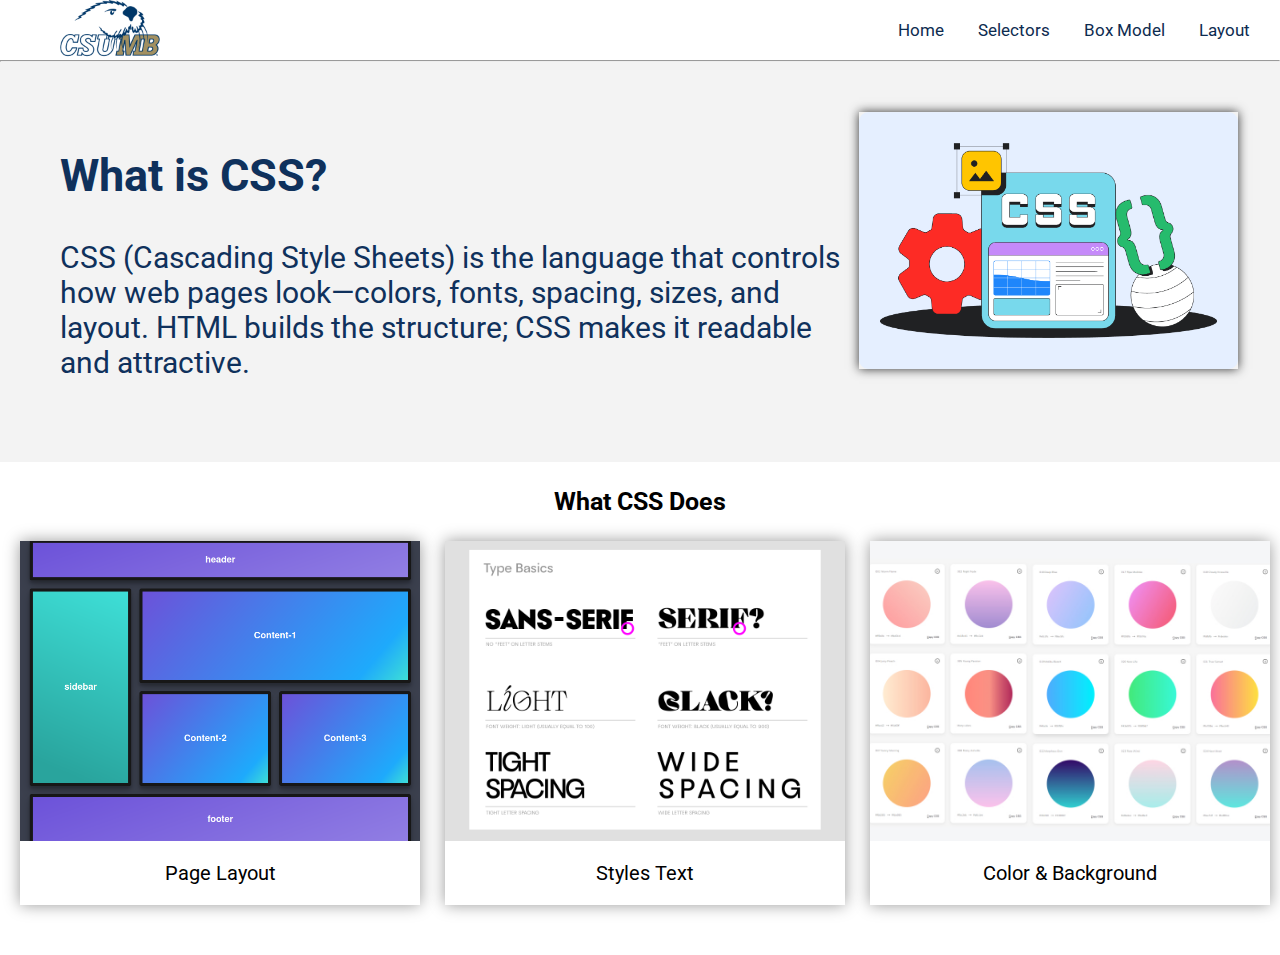
<file: HW1/index.html>
<!DOCTYPE html>
<html lang="en">
<head>
    <meta charset="UTF-8">
    <meta name="viewport" content="width=device-width, initial-scale=1.0">
    <title>Home</title>

     <link rel="stylesheet" href="css/main.css">
     <link rel="stylesheet" href="css/index.css">

    <link rel="preconnect" href="https://fonts.googleapis.com">
    <link rel="preconnect" href="https://fonts.gstatic.com" crossorigin>
    <link href="https://fonts.googleapis.com/css2?family=Boldonse&family=Roboto:ital,wght@0,100..900;1,100..900&display=swap" rel="stylesheet">
</head>

<body>

    <header class="content">
        <div class="left-section">
            <img src="/lab1/images/csumb.png" alt="CSUMB Logo" class="logo">
        </div>

        <nav class="right-section"> 
            <a href="index.html" class="nav-button">Home</a>
            <a href="selectors.html" class="nav-button">Selectors</a>
            <a href="boxmodel.html" class="nav-button">Box Model</a>
            <a href="layout.html" class="nav-button">Layout</a>
        </nav>
    </header>
    <hr>

    <div class="intro">
        <div class="content intro-content">
            <div>
                <h2>What is CSS?</h2>

                <p>CSS (Cascading Style Sheets) is the language that controls how web pages look—colors, fonts, spacing, sizes, and layout. 
                    HTML builds the structure; CSS makes it readable and attractive.
                </p>
            </div>

            <div>
                <img src="images/css-intro.png" alt="CSS" class="css-intro">
            </div>
        </div>
    </div>

    <div class="sec2">
        <h3 class="sec2-header">What CSS Does</h3>

        <div class="css-does">
            <figure class="css-does-item">
                <img src="images/css-layout.png" alt="CSS Layout" class="css-does-image">
                <figcaption class="css-does-item-caption">Page Layout</figcaption>
            </figure>

            <figure class="css-does-item">
                <img src="images/css-fonts.png" alt="CSS Layout" class="css-does-image">
                <figcaption class="css-does-item-caption">Styles Text</figcaption>
            </figure>

            <figure class="css-does-item">
                <img src="images/css-color.jpg" alt="CSS Layout" class="css-does-image">
                <figcaption class="css-does-item-caption">Color & Background</figcaption>
            </figure>
        </div>

    </div>

    
</body>
</html>
</file>
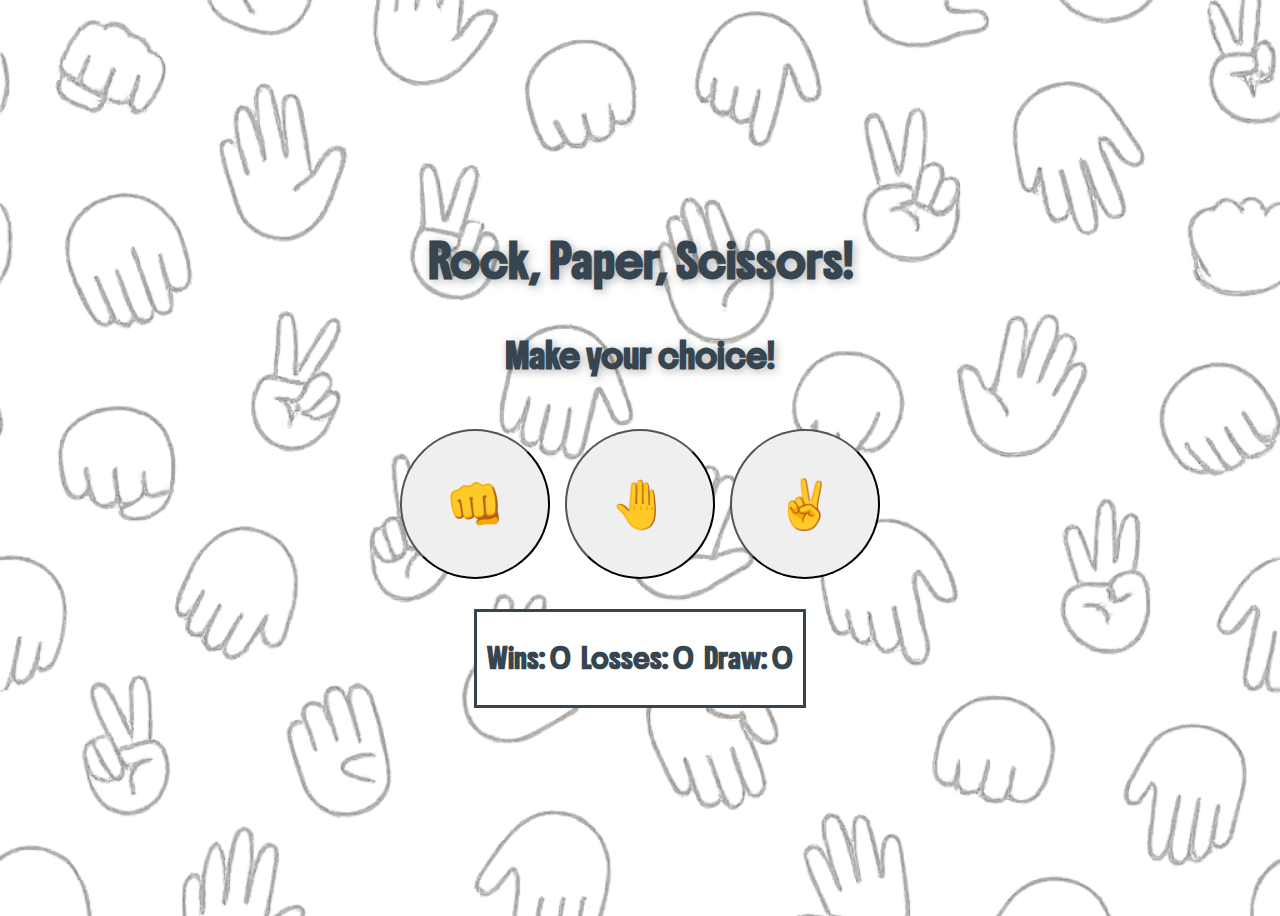
<file: HW2/index.html>
<!DOCTYPE html>
<html>
    <head>
        <title>Rock, Paper, Scissors </title>
        <meta charset="utf-8">
        
        <link rel="preconnect" href="https://fonts.googleapis.com">
        <link rel="preconnect" href="https://fonts.gstatic.com" crossorigin>
        <link href="https://fonts.googleapis.com/css2?family=Boldonse&family=Roboto:ital,wght@0,100..900;1,100..900&display=swap" rel="stylesheet">
        
        <link rel="stylesheet" href="css/style.css">

        <script src="js/script.js" defer></script>

    </head>
    <body>

        <header>
            <h1>Rock, Paper, Scissors!</h1>
            <h2>Make your choice!</h2>
        </header>
        <br>
        <div id="main">
            <div class="choiceBox">
                <button value="Rock" id="rock">👊</button>
                <button value="Paper" id="paper">🤚</button>   
                <button value="Scissors" id="scissors">✌️</button>   
            </div>
                     
            <div id="feedback"></div>
        </div>
        
        <div class="winLoss">
            <h3 id="wins"></h3>
            <h3 id="losses"></h3>
            <h3 id="draw"></h3>
        </div>

        <button id="playAgain">Play Again!</button>
    </body>
</html>
</file>
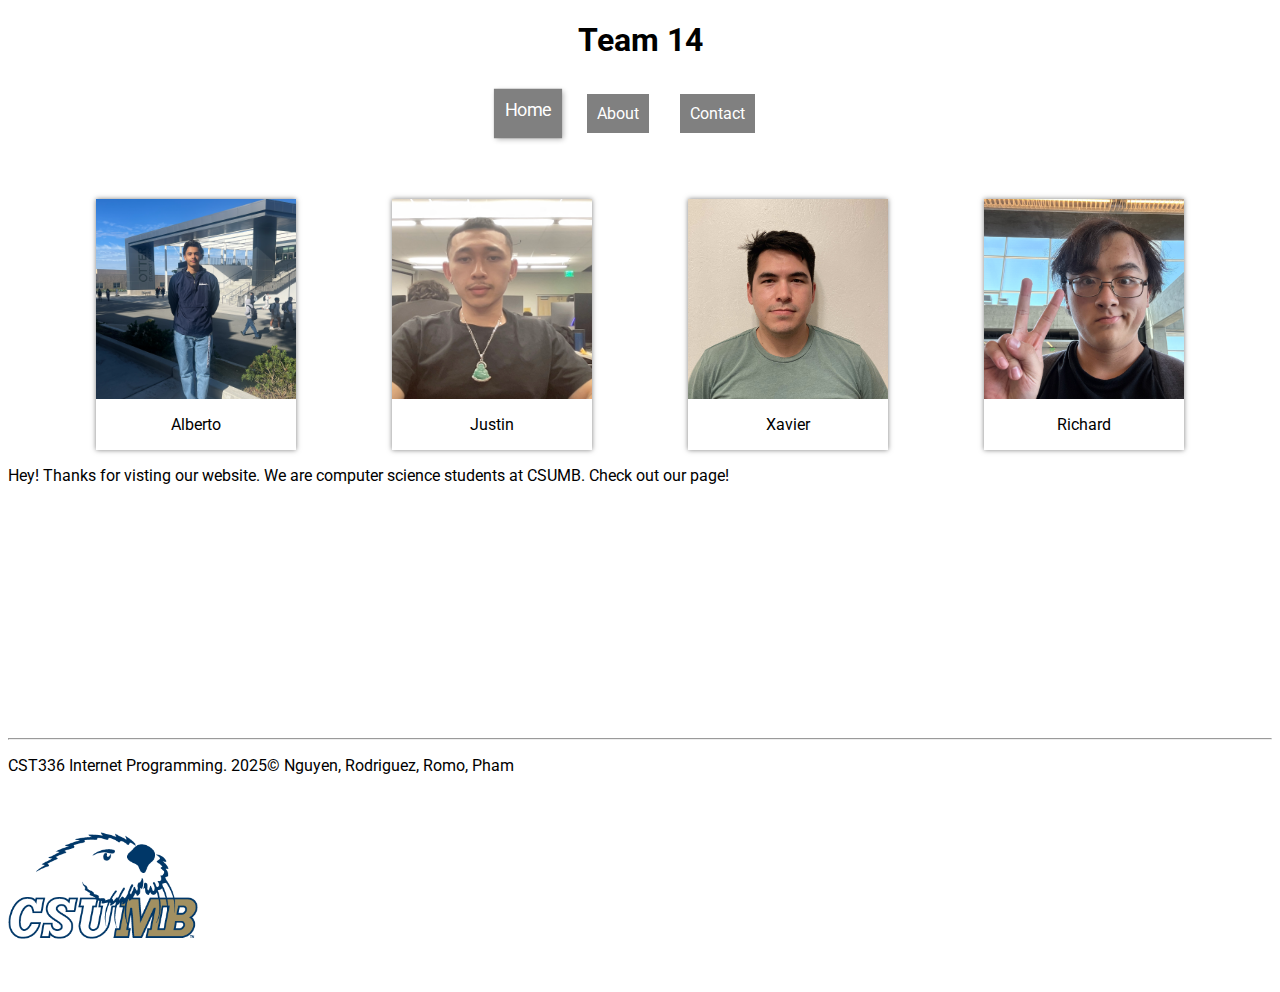
<file: lab1/index.html>
<!DOCTYPE html>
<html lang="en">
<head>
    <meta charset="UTF-8">
    <meta name="viewport" content="width=device-width, initial-scale=1.0">
    <title>Home</title>

    <link rel="preconnect" href="https://fonts.googleapis.com">
    <link rel="preconnect" href="https://fonts.gstatic.com" crossorigin>
    <link href="https://fonts.googleapis.com/css2?family=Boldonse&family=Roboto:ital,wght@0,100..900;1,100..900&display=swap" rel="stylesheet">

<style>
    p,
    header,
    nav,
    a {
        font-family: Roboto;
    }
    header {
        padding-bottom: 10px;
        margin-bottom: 0px;
        text-align: center;
    }    
    
    nav {
        display: flex;
        justify-content: center;
        margin-bottom: 5%;
    }

    .home {
        border: none;
        scale: 1.1;
        box-shadow: 2px 2px 5px rgba(0,0,0,0.3);
    }

    a {
        margin-right: 2%;
        border-style: solid;
        background-color: gray;
        color: white;
        text-decoration: none;
        padding: 10px;

        transition: transform 0.1s;
    }

    a:active {
        transform: scale(0.95);
    }

    .person-box {
        display: flex;
        justify-content: space-between;
        margin-left: 7%;
        margin-right: 7%;
        gap: 2%
    }

    .person {
        width: 200px;

        display: flex;
        flex-direction: column;
        align-items: center;

        box-shadow: 0 0 5px rgba(0,0,0,0.5);

        transition: transform 0.2s;
    }

    .person:hover {
        transform: scale(1.1)
    }

    .person-img {
        width: 100%;
        height: 200px;
        object-fit: cover;
    }
    
    hr {
        margin-top: 20%;
    }

    .logo {
        width: 15%;
    }
</style>

</head>
<body>
    <header><h1>Team 14</h1></header>


    <nav> 
        <a href="index.html" class="home">Home</a>
        <a href="about.html">About</a>
        <a href="contact.html">Contact</a>
    </nav>

    <div>
        <div class="person-box">
            <div class="person">
                <img src="images/alberto.jpg" alt="Picture of Alberto" class="person-img">
                <p>Alberto</p>
            </div>
            <div class="person">
                <img src="images/justin.jpg" alt="Picture of Justin" class="person-img">
                <p>Justin</p>
            </div>
            <div class="person">
                <img src="images/xavier.jpeg" alt="Picture of Xavier" class="person-img">
                <p>Xavier</p>
            </div>
            <div class="person">
                <img src="images/richard.jpeg" alt="Picture of Richard" class="person-img">
                <p>Richard</p>
            </div>
        </div>

        <div>
            <p>Hey! Thanks for visting our website. We are computer science students at CSUMB. Check out our page!</p>
        </div>

        <hr>

        <footer>
            <p>
                CST336 Internet Programming. 2025&#169; Nguyen, Rodriguez, Romo, Pham
            </p>

            <img src="images/csumb.png" alt="CSUMB Logo" class="logo">
        </footer>
    </div>

</body>
</html>
</file>
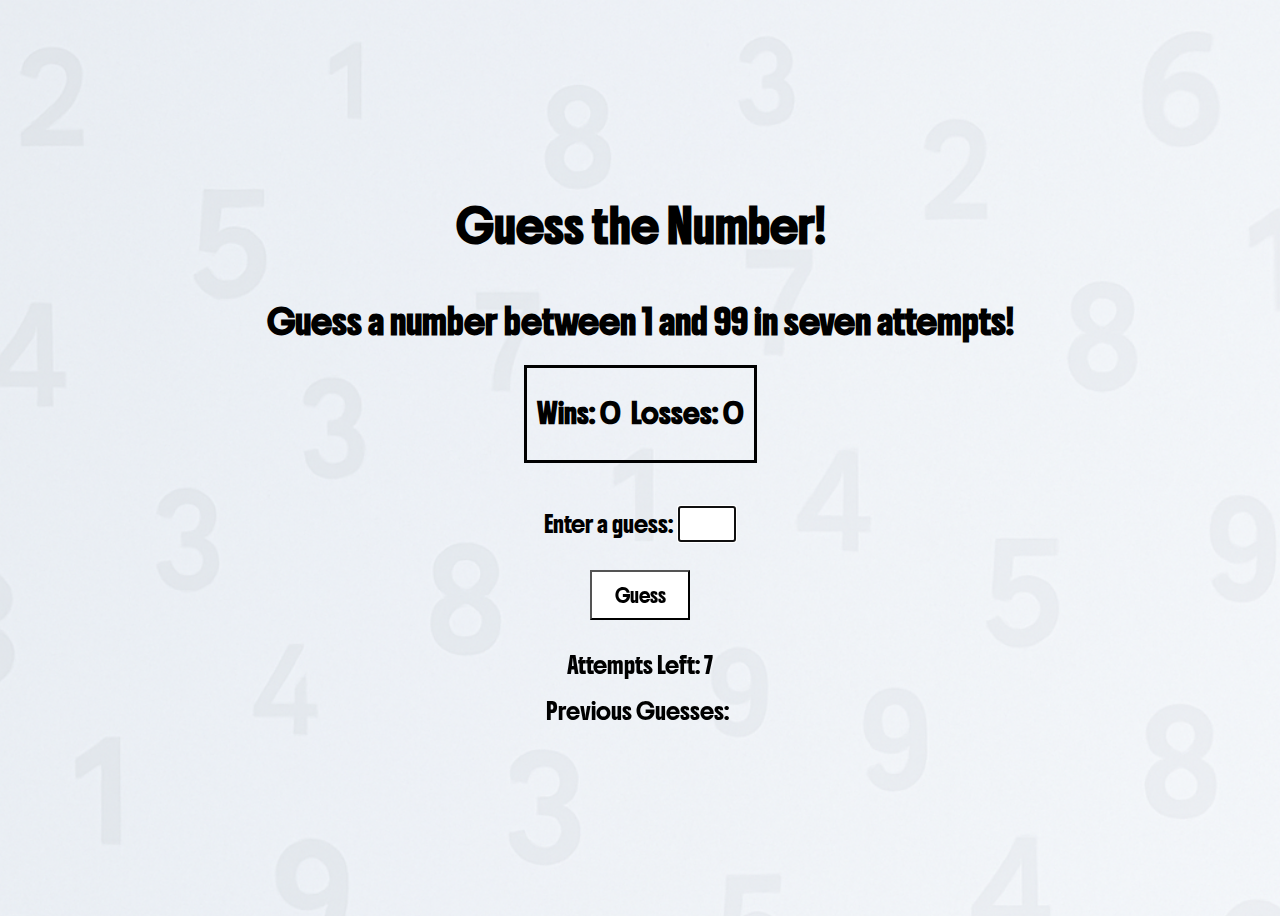
<file: lab2/index.html>
<!DOCTYPE html>
<html>
    <head>
        <title> Guess a Number </title>
        <meta charset="utf-8">
        
        <link rel="preconnect" href="https://fonts.googleapis.com">
        <link rel="preconnect" href="https://fonts.gstatic.com" crossorigin>
        <link href="https://fonts.googleapis.com/css2?family=Boldonse&family=Roboto:ital,wght@0,100..900;1,100..900&display=swap" rel="stylesheet">
        
        <link rel="stylesheet" href="css/style.css">


    </head>
    <body>

        <header>
            <h1>Guess the Number!</h1>
            <h2>Guess a number between 1 and 99 in seven attempts!</h2>
            
            <div class="winLoss">
                <h3 id="wins"></h3>
                <h3 id="losses"></h3>
            </div>
        </header>
        <br>
        <div id="main">
            <div class="playerGuessBox">
                <p>Enter a guess: </p>
                <input type="text" id="playerGuess" size="8">         
            </div>
            
            <div class="buttons">
                <button id="guessBtn"> Guess </button> <br>
                <button id="resetBtn"> Reset </button> 
            </div>
            
            
            <div id="feedback"></div>
            <div id="attempts"></div>
        </div>
        
        <div class="guesses">
            <p>Previous Guesses:</p>
            <span id="guesses"></span>
        </div>
        <script src="js/script.js"></script>
    </body>
</html>
</file>
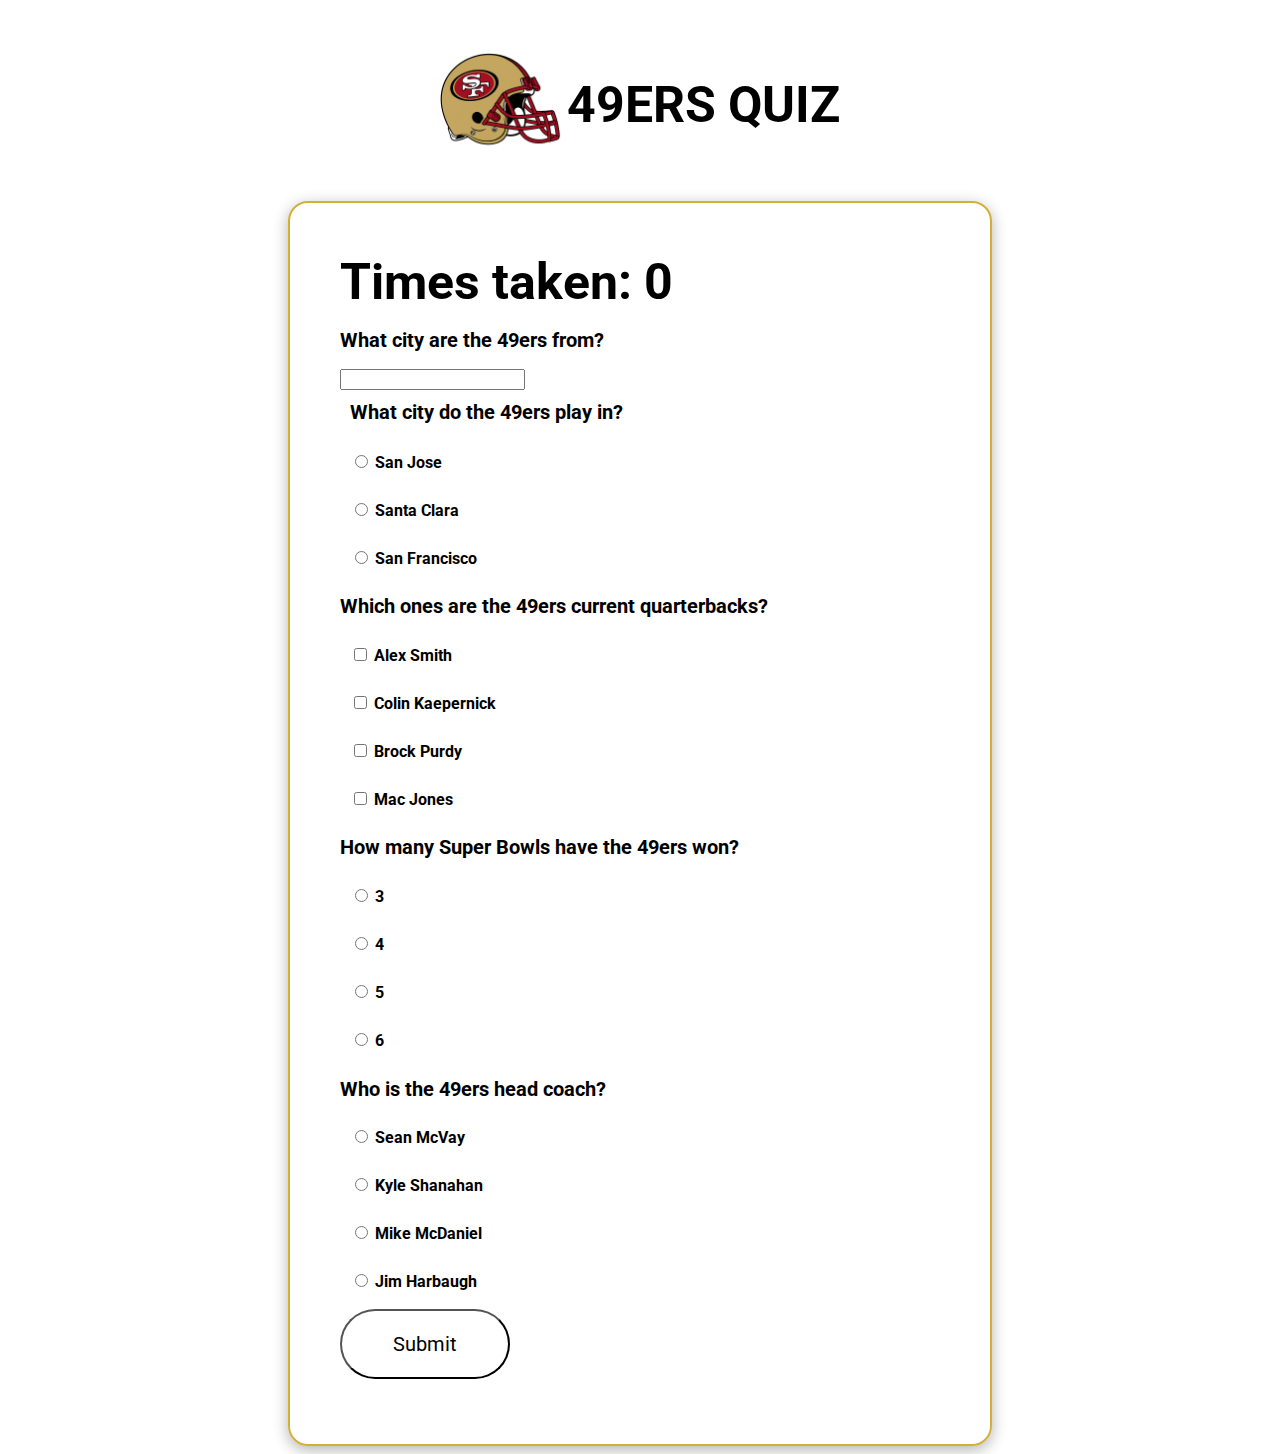
<file: lab3/index.html>
<!DOCTYPE html>
<html lang="en">
<head>
    <meta charset="UTF-8">
    <meta name="viewport" content="width=device-width, initial-scale=1.0">
    <title>Quiz</title>
    
    <link rel="preconnect" href="https://fonts.googleapis.com">
    <link rel="preconnect" href="https://fonts.gstatic.com" crossorigin>
    <link href="https://fonts.googleapis.com/css2?family=Boldonse&family=Roboto:ital,wght@0,100..900;1,100..900&display=swap" rel="stylesheet">

    <link rel="stylesheet" href="css/style.css">
</head>

<body>
    
    <h1>
        <img src="img/49erss.png" alt="49ers" id="niners">
        49ERS QUIZ</h1>

    <div class="questionBox">
        <p id="timesTaken"></p>

        <div class="question1">
            <h2 class="question">What city are the 49ers from? <span id="a1-results"></span></h2>
            <input id="a1" type="text">
        </div>


        <div class="question2">
            <label class="question" for="question2">What city do the 49ers play in? <span id="a2-results"></span></label>
            <label for="sj">
                <input type="radio" id="sj" name="cities" value="sj">
                San Jose
            </label>

            <label for="sc">
                <input type="radio" id="sc" name="cities" value="sc">
                Santa Clara
            </label>

            <label for="sf">
                <input type="radio" id="sf" name="cities" value="sf">
                San Francisco
            </label>
        </div>

            
        <div class="question3">
            <h2 class="question">Which ones are the 49ers current quarterbacks? <span id="a3-results"></span></h2>
            <label for="as">
                <input type="checkbox" id="as" name="players" value="as">
                Alex Smith
            </label>

            <label for="ck">
                <input type="checkbox" id="ck" name="players" value="ck">
                Colin Kaepernick
            </label>

            <label for="bp">
                <input type="checkbox" id="bp" name="players" value="bp">
                Brock Purdy
            </label>

            <label for="mj">
                <input type="checkbox" id="mj" name="players" value="mj">
                Mac Jones
            </label>
        </div>


         <div class="question4">
            <h2 class="question">How many Super Bowls have the 49ers won? <span id="a4-results"></span></h2>
            
            <label for="sb3"><input type="radio" id="sb3" name="superbowls" value="3"> 3</label>
            <label for="sb4"><input type="radio" id="sb4" name="superbowls" value="4"> 4</label>
            <label for="sb5"><input type="radio" id="sb5" name="superbowls" value="5"> 5</label>
            <label for="sb6"><input type="radio" id="sb6" name="superbowls" value="6"> 6</label>
        </div>

        <div class="question5">
            <h2 class="question">Who is the 49ers head coach? <span id="a5-results"></span></h2>
            <label for="mcvay"><input type="radio" id="mcvay" name="coach" value="mcvay"> Sean McVay</label>
            <label for="shanahan"><input type="radio" id="shanahan" name="coach" value="shanahan"> Kyle Shanahan</label>
            <label for="mcdaniel"><input type="radio" id="mcdaniel" name="coach" value="mcdaniel"> Mike McDaniel</label>
            <label for="harbaugh"><input type="radio" id="harbaugh" name="coach" value="harbaugh"> Jim Harbaugh</label>
        </div>

        <div>
            <button id="submit">Submit</button>
            <p id="score"></p>
        </div>
    </div> 
    <script src="js/script.js"></script>
</body>
</file>
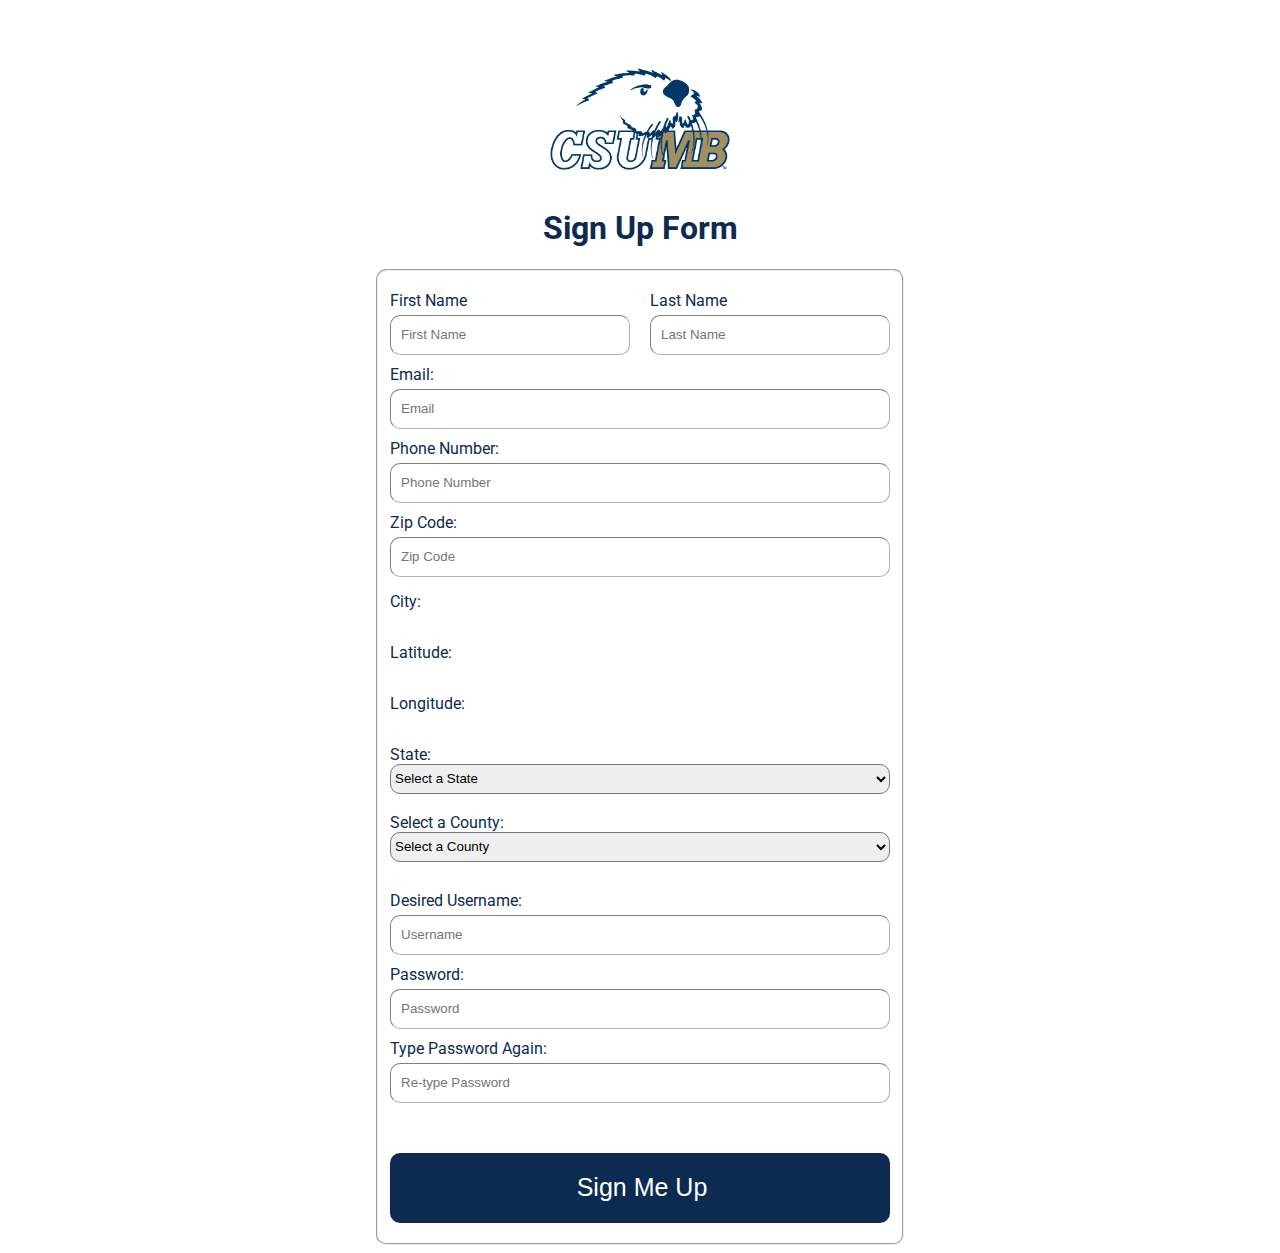
<file: lab4/index.html>
<!DOCTYPE html>
<html lang="en">
<head>
    <meta charset="UTF-8">
    <meta name="viewport" content="width=device-width, initial-scale=1.0">
    <title>Sign Up</title>
    <link rel="preconnect" href="https://fonts.googleapis.com">
    <link rel="preconnect" href="https://fonts.gstatic.com" crossorigin>
    <link href="https://fonts.googleapis.com/css2?family=Boldonse&family=Roboto:ital,wght@0,100..900;1,100..900&display=swap" rel="stylesheet">

    <link rel="stylesheet" href="css/style.css">
    <script src="js/script.js" defer></script>
</head>
<body>
    
    <h1>
        <img src="img/csumb.png" alt="CSUMB" id="logo">
         Sign Up Form 
        </h1>

    <fieldset>
    <!-- <legend>Sign Up</legend> -->
    <div class="firstLast">
        <div id="name">
            <label for="text">First Name</label>
            <input type="text" id="firstName" placeholder="First Name">
        </div>

        <div id="name">
            <label for="text">Last Name</label>
            <input type="text" id="lastName" placeholder="Last Name">  
        </div>
    </div>
    Email: <input type="text" id="email" placeholder="Email"><br> 
    Phone Number:<input type="text" id="phoneNum" placeholder="Phone Number"><br>
    Zip Code: <input type="text" id="zip" placeholder="Zip Code"><br>

    <div class="location">
        City: <p id="city"></p>
        Latitude: <p id="latitude"></p>
        Longitude: <p id="longitude"></p>

    </div>
    
    <div class="stateCounty">
        State:  <select id="stateSelector">
            <option disabled selected >Select a State</option>
        </select><br>
        Select a County: <select id="countySelector">
            <option disabled selected>Select a County</option>
        </select><br>
    </div>
    
    <div class="userPass">
        Desired Username: <p id="avail" style="display: inline;"></p> <input type="text" id="username" placeholder="Username">
        <p id="userError" style="color: red; display: none;">Your username must be at least 3 characters.</p><br>
        Password: <button id="suggested" style="display: none;"></button> <input type="password" id="pass" placeholder="Password"> 
        Type Password Again: <input type="password" id="passAgain" placeholder="Re-type Password">
        <p id="passError" style="color: red;"></p><br>
        <input type="submit" value="Sign Me Up" id="signUp">
    </div>
    </fieldset>
</body>
</html>
</file>
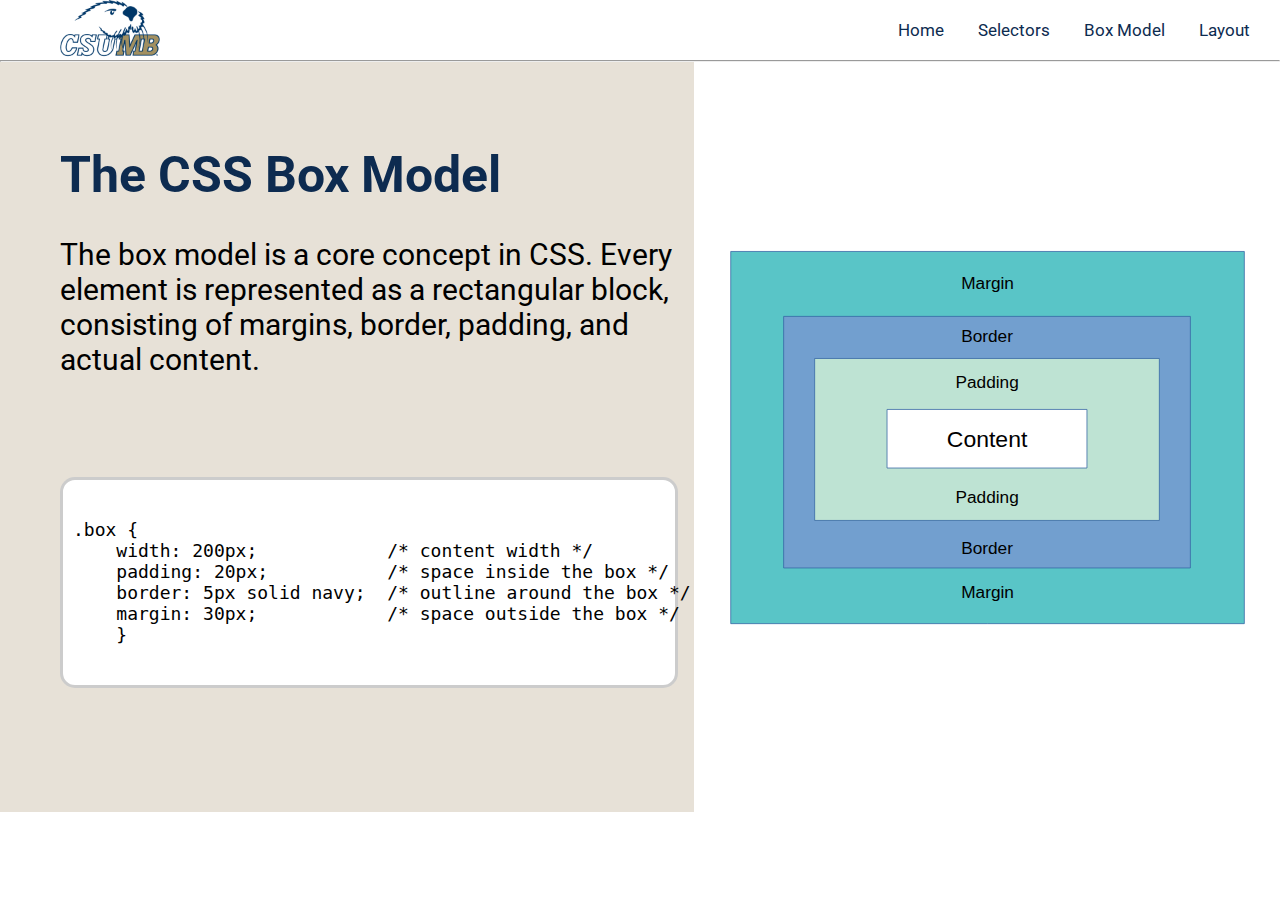
<file: HW1/boxmodel.html>
<!DOCTYPE html>
<html lang="en">
<head>
    <meta charset="UTF-8">
    <meta name="viewport" content="width=device-width, initial-scale=1.0">
    <title>Box Model</title>

     <link rel="stylesheet" href="css/main.css">
     <link rel="stylesheet" href="css/boxmodel.css">

    <link rel="preconnect" href="https://fonts.googleapis.com">
    <link rel="preconnect" href="https://fonts.gstatic.com" crossorigin>
    <link href="https://fonts.googleapis.com/css2?family=Boldonse&family=Roboto:ital,wght@0,100..900;1,100..900&display=swap" rel="stylesheet">
</head>


<body>
    <header class="content">
        <div class="left-section">
            <img src="/lab1/images/csumb.png" alt="CSUMB Logo" class="logo">
        </div>

        <nav class="right-section"> 
            <a href="index.html" class="nav-button">Home</a>
            <a href="selectors.html" class="nav-button">Selectors</a>
            <a href="boxmodel.html" class="nav-button">Box Model</a>
            <a href="layout.html" class="nav-button">Layout</a>
        </nav>
    </header>
    <hr>

    <div class="main-content">
        <div class="left-section-content">
            <h1>The CSS Box Model</h1>

            <p class="box-description">
                The box model is a core concept in CSS.
                Every element is represented as a rectangular block, consisting of margins, border, padding, and actual content.
            </p>

            <div class="example">
                <pre><code>
.box {
    width: 200px;            /* content width */
    padding: 20px;           /* space inside the box */
    border: 5px solid navy;  /* outline around the box */
    margin: 30px;            /* space outside the box */
    }
                </code></pre>
            </div>
        </div>

        <div class="right-section-content">
            <img src="images/css-box-model.svg" alt="CSS Box Model" class="box-model-image">
        </div>
    </div>
</body>
</html>
</file>
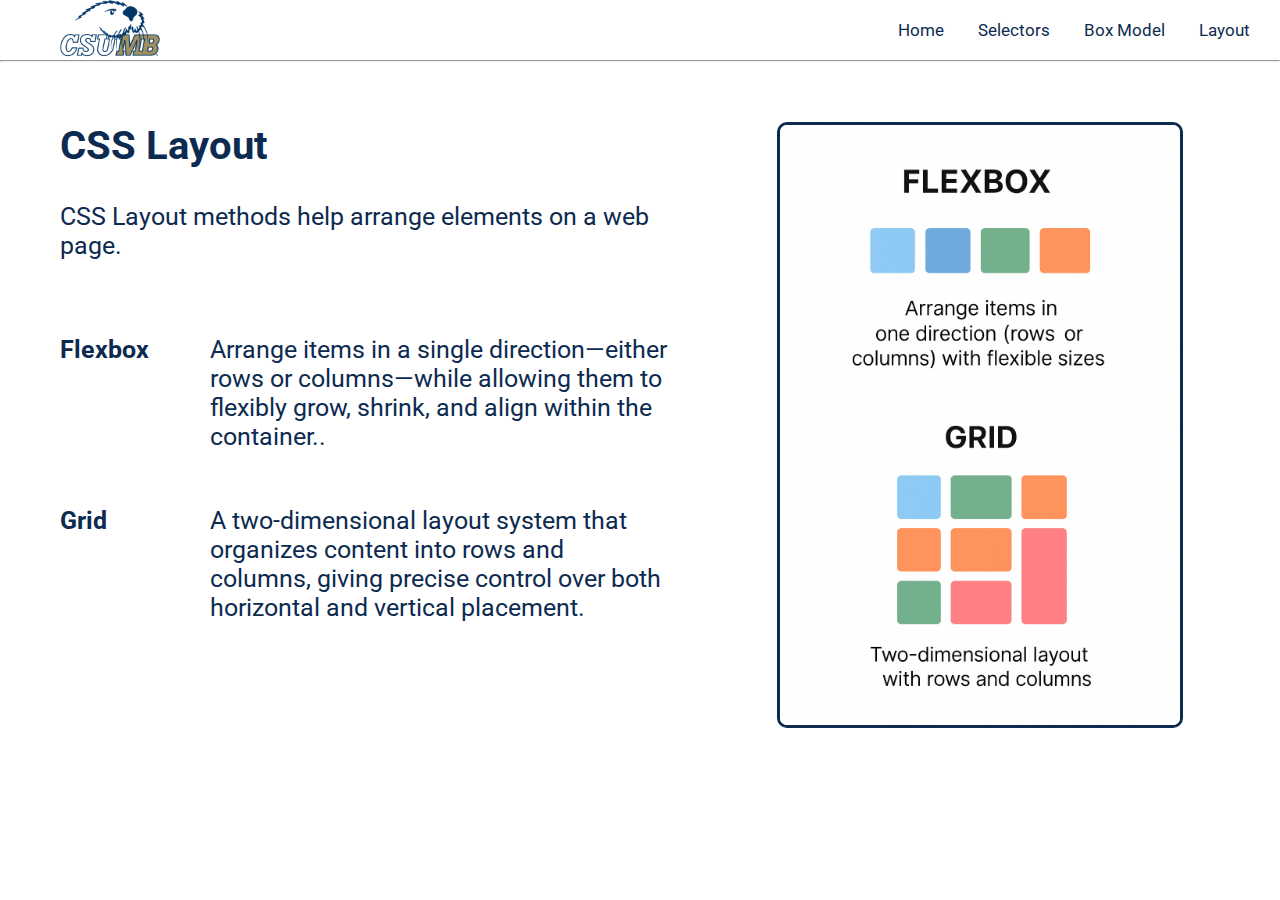
<file: HW1/layout.html>
<!DOCTYPE html>
<html lang="en">
<head>
    <meta charset="UTF-8">
    <meta name="viewport" content="width=device-width, initial-scale=1.0">
    <title>Layout</title>

    <link rel="stylesheet" href="css/main.css">
    <link rel="stylesheet" href="css/layout.css">

    <link rel="preconnect" href="https://fonts.googleapis.com">
    <link rel="preconnect" href="https://fonts.gstatic.com" crossorigin>
    <link href="https://fonts.googleapis.com/css2?family=Boldonse&family=Roboto:ital,wght@0,100..900;1,100..900&display=swap" rel="stylesheet">

</head>
<body>
        <header class="content">
        <div class="left-section">
            <img src="/lab1/images/csumb.png" alt="CSUMB Logo" class="logo">
        </div>

        <nav class="right-section"> 
            <a href="index.html" class="nav-button">Home</a>
            <a href="selectors.html" class="nav-button">Selectors</a>
            <a href="boxmodel.html" class="nav-button">Box Model</a>
            <a href="layout.html" class="nav-button">Layout</a>
        </nav>

    </header>
    <hr>

    <div class="content">
        <div class="info">
            <section class="left-section-info">
                <h2 class="section-header">CSS Layout</h2>
                <p class="section-desc">CSS Layout methods help arrange elements on a web page.</p>

                <section class="layout-method">
                    <h3 class="method-name">Flexbox</h3>
                    <p class="method-info">Arrange items in a single direction—either rows or columns—while allowing them to flexibly grow, shrink, and align within the container..</p>
                </section>

                <section class="layout-method">
                    <h3 class="method-name">Grid</h3>
                    <p class="method-info">A two-dimensional layout system that organizes content into rows and columns, giving precise control over both horizontal and vertical placement.</p>
                </section>
            </section>
            

            <div class="right-section-info">
                <img src="images/flexbox_grid_example.png" alt="CSS Layout Example" class="example">
            </div>
        </div>
    </div>
</body>
</html>
</file>
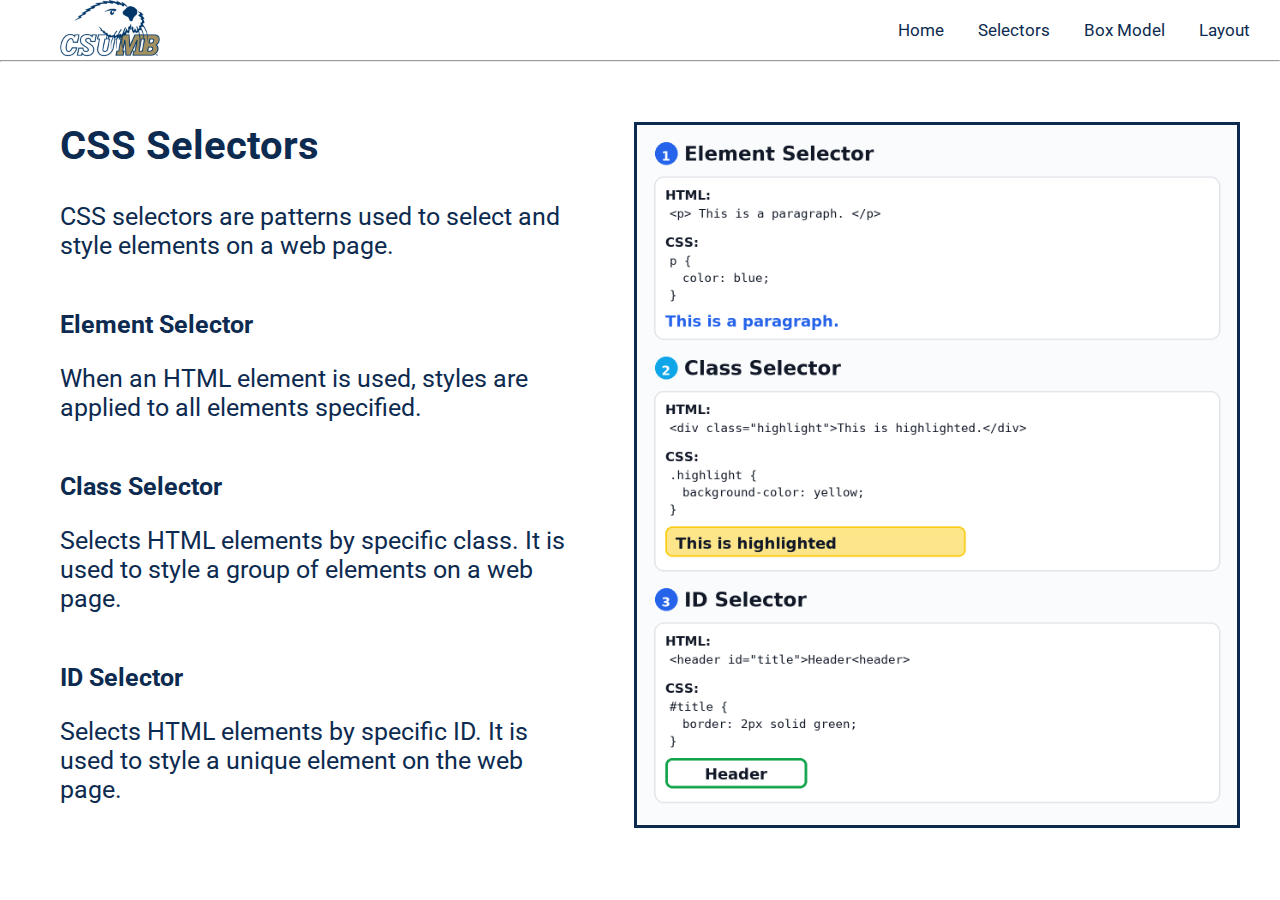
<file: HW1/selectors.html>
<!DOCTYPE html>
<html lang="en">
<head>
    <meta charset="UTF-8">
    <meta name="viewport" content="width=device-width, initial-scale=1.0">
    <title>Selectors</title>

     <link rel="stylesheet" href="css/main.css">
     <link rel="stylesheet" href="css/selectors.css">
     
    <link rel="preconnect" href="https://fonts.googleapis.com">
    <link rel="preconnect" href="https://fonts.gstatic.com" crossorigin>
    <link href="https://fonts.googleapis.com/css2?family=Boldonse&family=Roboto:ital,wght@0,100..900;1,100..900&display=swap" rel="stylesheet">
</head>
<body>
        <header class="content">
        <div class="left-section">
            <img src="/lab1/images/csumb.png" alt="CSUMB Logo" class="logo">
        </div>

        <nav class="right-section"> 
            <a href="index.html" class="nav-button">Home</a>
            <a href="selectors.html" class="nav-button">Selectors</a>
            <a href="boxmodel.html" class="nav-button">Box Model</a>
            <a href="layout.html" class="nav-button">Layout</a>
        </nav>

    </header>
    <hr>

    <div class="content">
        <div class="info">
            <section class="left-section-info">
                <h2 class="section-header">CSS Selectors</h2>
                <p class="section-desc">CSS selectors are patterns used to select and style elements on a web page.</p>

                <section class="element-selector">
                    <h3 class="selector-name">Element Selector</h3>
                    <p class="selector-info">When an HTML element is used, styles are applied to all elements specified.</p>
                </section>

                <section class="class-selector">
                    <h3 class="selector-name">Class Selector</h3>
                    <p class="selector-info">Selects HTML elements by specific class. It is used to style a group of elements on a web page. </p>
                </section>

                <section class="id-selector">
                    <h3 class="selector-name">ID Selector</h3>
                    <p class="selector-info">Selects HTML elements by specific ID. It is used to style a unique element on the web page.</p>
                </section>
            </section>
            

            <div class="right-section-info">
                <img src="images/css_selectors_example.png" alt="CSS Selectors Example" class="example">
            </div>
        </div>
    </div>
</body>
</html>
</file>
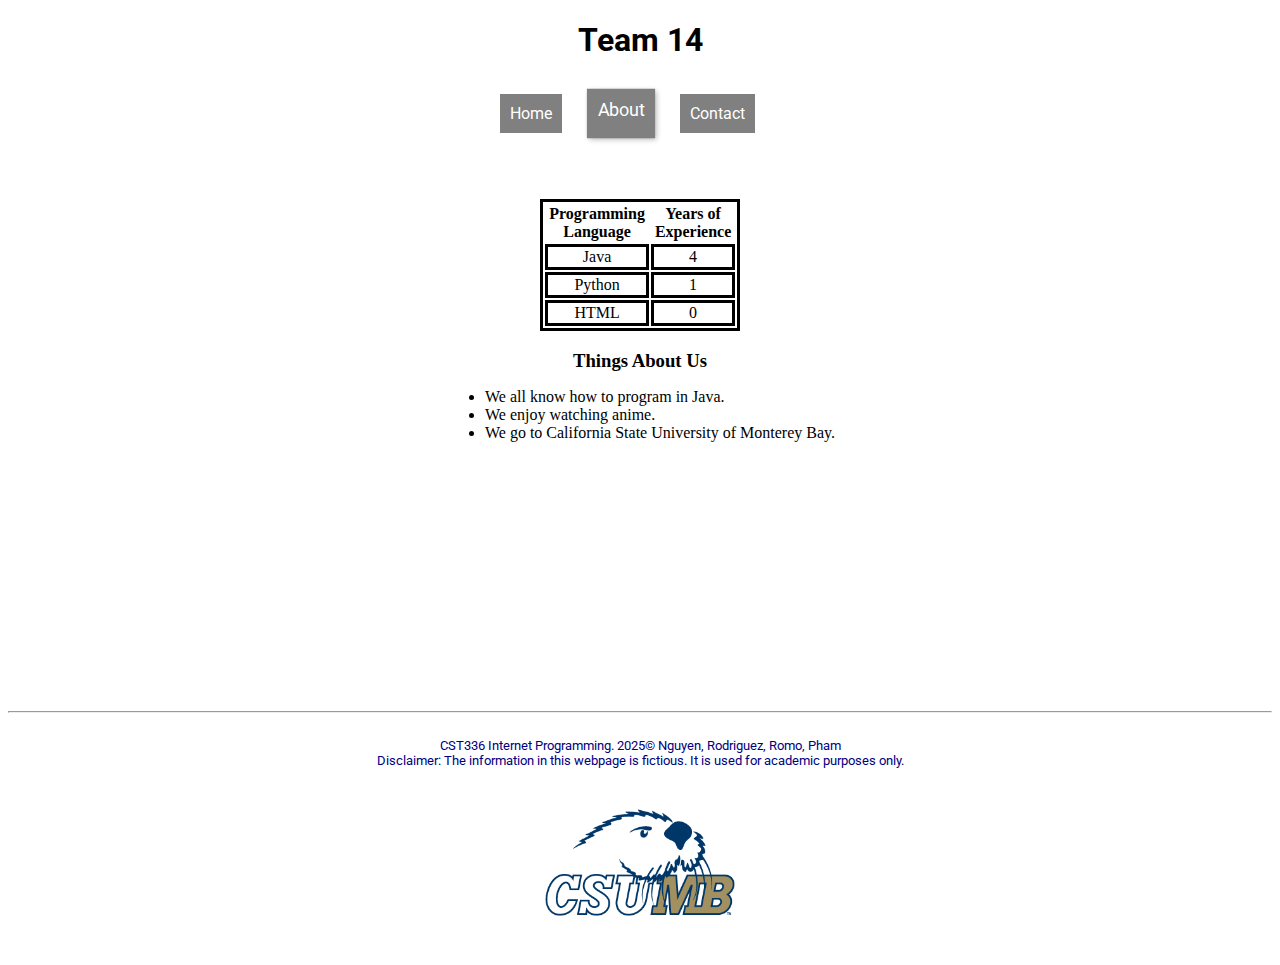
<file: lab1/about.html>
<!DOCTYPE html>
<html lang="en">
<head>
    <meta charset="UTF-8">
    <meta name="viewport" content="width=device-width, initial-scale=1.0">
    <title>Document</title>

    <link rel="stylesheet" href="css/main.css">
    <link rel="stylesheet" href="css/about.css">

    <link rel="preconnect" href="https://fonts.googleapis.com">
    <link rel="preconnect" href="https://fonts.gstatic.com" crossorigin>
    <link href="https://fonts.googleapis.com/css2?family=Boldonse&family=Roboto:ital,wght@0,100..900;1,100..900&display=swap" rel="stylesheet">

</head>

<body>
    <div>
        <header><h1>Team 14</h1></header>

        <nav> 
            <a href="index.html">Home</a>
            <a href="about.html" class="about">About</a>
            <a href="contact.html">Contact</a>
        </nav>
    </div>

    <div class="info">
        <table>
            <tr>
                <th>Programming Language</th>
                <th>Years of Experience</th>
            </tr>

            <tr>
                <td>Java</td>
                <td>4</td>
            </tr>

            <tr>
                <td>Python</td>
                <td>1</td>
            </tr>

            <tr>
                <td>HTML</td>
                <td>0</td>
            </tr>

        </table> 

        <h3>Things About Us</h3>
        <ul>
            <li>We all know how to program in Java.</li>
            <li>We enjoy watching anime.</li>
            <li>We go to California State University of Monterey Bay.</li>
        </ul>
    </div>


    <hr>
    <footer>
            <p class="footer-text">
                CST336 Internet Programming. 2025&#169; Nguyen, Rodriguez, Romo, Pham
            </p>

            <p class="footer-text">
                Disclaimer: The information in this webpage is fictious. It is used for academic purposes only.
            </p>

        <img src="images/csumb.png" alt="CSUMB Logo" class="logo">
    </footer>
</body>
</html>
</file>
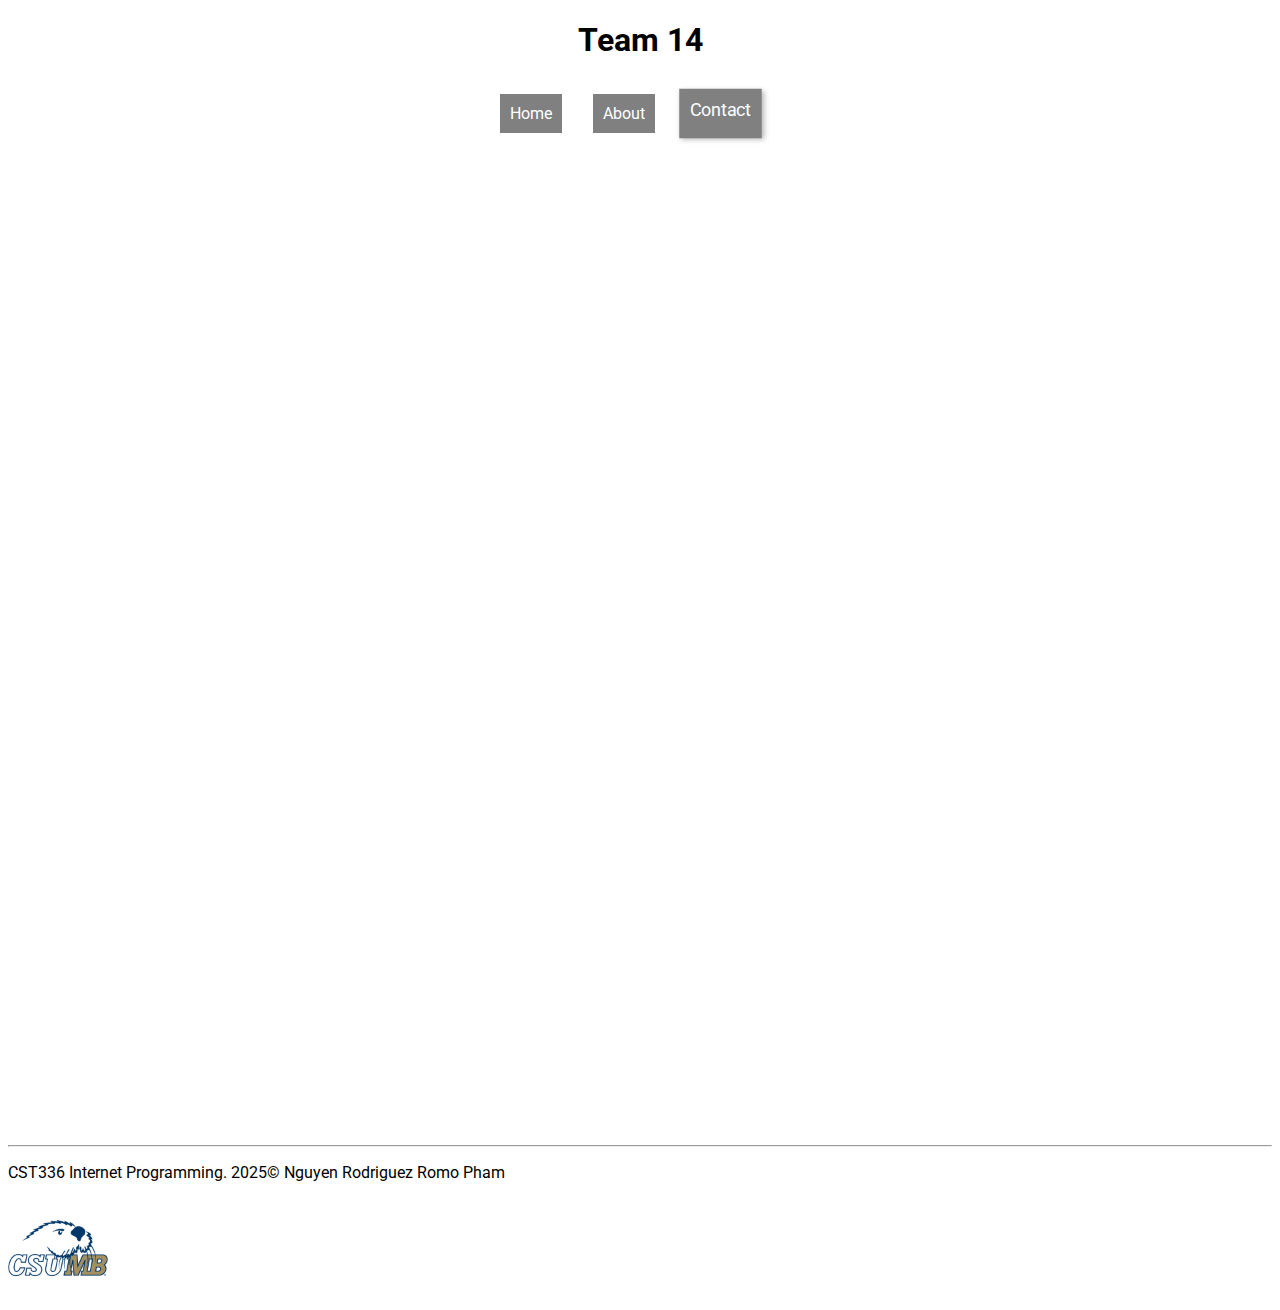
<file: lab1/contact.html>
<!DOCTYPE html>
<html lang="en">
<head>
    <meta charset="UTF-8">
    <meta name="viewport" content="width=device-width, initial-scale=1.0">
    <title>Document</title>

    <link rel="preconnect" href="https://fonts.googleapis.com">
    <link rel="preconnect" href="https://fonts.gstatic.com" crossorigin>
    <link href="https://fonts.googleapis.com/css2?family=Boldonse&family=Roboto:ital,wght@0,100..900;1,100..900&display=swap" rel="stylesheet">

    <style>
        p,
        header,
        nav,
        a {
            font-family: Roboto;
        }
        header {
            padding-bottom: 10px;
            margin-bottom: 0px;
            text-align: center;
        }    
        
        nav {
            display: flex;
            justify-content: center;
            margin-bottom: 5%;
        }

        .contact {
            border: none;
            scale: 1.1;
            box-shadow: 2px 2px 5px rgba(0,0,0,0.3);
        }

        a {
            margin-right: 2%;
            border-style: solid;
            background-color: gray;
            color: white;
            text-decoration: none;
            padding: 10px;

            transition: transform 0.1s;
        }

        a:active {
            transform: scale(0.95);
        }

        hr {
            margin-top: 20%;
        }
    </style>
</head>
<body>
    <div>
        <header><h1>Team 14</h1></header>

        <nav> 
            <a href="index.html">Home</a>
            <a href="about.html">About</a>
            <a href="contact.html" class="contact">Contact</a>
        </nav>

        <iframe src="https://docs.google.com/forms/d/e/1FAIpQLSeuNS2ahrN7YvAeFUV4v9YCPNzZu-6UwRYGt3JTBeDF-Vie9A/viewform?embedded=true" width="640" height="689" frameborder="0" marginheight="0" marginwidth="0">Loading…</iframe>

        <hr>
        <footer>
            <p>
                CST336 Internet Programming. 2025&#169; Nguyen Rodriguez Romo Pham
            </p>

            <img src="images/csumb.png" style="width: 100px;">


        </footer>
    </div>
</file>
<file: HW1/css/main.css>
body {
        font-family: Roboto, Arial;
        margin: 0px;
    }

    .content {
        margin-left: 60px;
    }

    hr {
        margin: 0px;
    }

    header {
        display: flex;
        flex-direction: row;
        justify-content: space-between;
        align-items: center;

        height: 60px;
        margin: 0px;
    }

    .logo {
        width: 100px;
    }

    .nav-button {
        font-size: 17px;
        text-decoration: none;
        margin-right: 30px;

        color: #0d2b50;
    }

    .nav-button:hover {
        color: #917647;
        text-decoration: underline;
        text-decoration-color: gray;
        text-underline-offset: 5px;

    }
</file>
<file: HW1/css/index.css>
.intro {
    height: 400px;
    background-color: rgb(243, 243, 243);
    margin: 0px;
}

.intro-content {
    padding-top: 50px;
    display: flex;
    flex-direction: row;
    font-size: 30px;
    color: #0f315c
}


.css-intro {
    width: 90%;
    box-shadow: 0px 0px 10px rgba(0,0,0,0.8);
    align-self: center;
}

.css-does {
    display: flex;
    flex-direction: row;
    justify-content: space-between;

    margin-left: 20px;
    margin-right: 10px;
}

.css-does-item {
    width: 400px;

    display: grid;
    grid-template-rows: 300px 1fr;
    margin: 0;
    align-items: center;
    text-align: center;
    box-shadow: 0 0 15px rgba(0,0,0,0.4);
    margin-bottom: 50px
}

.css-does-image {
    width: 100%;
    height: 100%;
    object-fit: cover;
    display: block;
}

.css-does-item-caption {
    margin-top: 20px;
    margin-bottom: 20px;
    font-size: 20px;
}

.sec2-header {
    font-size: 25px;
    text-align: center;
}
</file>
<file: HW2/css/style.css>
body {
    font-family: Boldonse, Roboto;
    background-image: url("../img/rps.png");
    background-size: cover;
    display: flex;
    flex-direction: column;
    justify-content: center;
    align-items: center;
    min-height: 100vh;

    color: rgb(54, 69, 79);
}

header {
    display: flex;
    flex-direction: column;
    align-items: center;
    margin-bottom: 0px;

    text-shadow: 2px 2px 10px rgba(0,0,0,0.3);
    
}

.winLoss {
    border: solid;
    padding: 10px;
    display: flex;
    column-gap: 10px;
    background-color: white;
}

#main {
    display: flex;
    flex-direction: column;
    align-items: center;
    row-gap: 15px;
}

.guesses {
    display: flex;
    justify-content: center;
}


.choiceBox {
    display: flex;
    align-items: center;
    column-gap: 15px;
    margin-bottom: 15px;
    margin-top: 0px;
}

#rock,
#paper,
#scissors {
    width: 150px;
    height: 150px;
    cursor: pointer;
    border-radius: 75px;
    
    font-size: 3rem;
    transition: scale 0.15s;
}

#rock:hover,
#paper:hover,
#scissors:hover {
    scale: 1.1;
}

.choiceBox:hover > * {
    opacity: 0.5;
    transition: opacity 0.2s, scale 0.15s;
}

.choiceBox > *:hover {
    opacity: 1;
}

#playAgain {
    color: rgb(54, 69, 79);
    font-family: Boldonse;
    width: 200px;
    height: 100px;
    margin-top: 10px;
    background-color: white;
}
</file>
<file: lab2/css/style.css>
body {
    font-family: Boldonse, Arial;
    background-image: url("../img/guessNumber.png");
    background-size: cover;
    display: flex;
    flex-direction: column;
    justify-content: center;
    align-items: center;
    min-height: 100vh;
}

header {
    display: flex;
    flex-direction: column;
    align-items: center;
}

.winLoss {
    border: solid;
    padding: 10px;
    display: flex;
    column-gap: 10px;
}

#main {
    display: flex;
    flex-direction: column;
    align-items: center;
    row-gap: 15px;
}

.guesses {
    display: flex;
    justify-content: center;
}

#guessBtn,
#resetBtn {
    width: 100px;
    height: 50px;
    font-family: Boldonse, Roboto;
    background-color: white;
}

#guessBtn:hover,
#resetBtn:hover {
    background-color: rgb(245, 245, 245);
}

#guessBtn:active,
#resetBtn:active {
    scale: 0.95;
}

#playerGuess {
    width: 50px;
    height: 30px;
}

.playerGuessBox {
    display: flex;
    align-items: center;
    column-gap: 5px;
}

.guesses {
    display: flex;
    flex-direction: row;
    align-items: center;
    column-gap: 5px;
}
</file>
<file: lab3/css/style.css>
h1 {
    display: flex;
    flex-direction: row;
    justify-content: center;
    align-items: center;
    font-size: 50px;
}
.question {
    display: block;
    font-size: 20px;
}

body {
    font-family: Roboto, Boldonse;
    font-weight: bold;
    display: flex;
    flex-direction: column;
    justify-content: center;
    align-items: center;
}
.questionBox {
    padding: 50px;

    border: 2px solid #d4af37;
    border-radius: 20px;
    max-width: 600px;
    width: 90%;
    box-shadow: 0 4px 15px rgba(0, 0, 0, 0.3);
}

p {
    margin: 0px;
}


label {
    display: block;
    background: rgba(255, 255, 255, 0.1);
    padding: 10px;
    margin-bottom: 8px;
    border-radius: 8px;
    cursor: pointer;
}

#niners {
    width: 10%;
}

#submit {
    width: 170px;
    height: 70px;
    margin-bottom: 15px;
    font-family: Roboto;
    font-size: 20px;
    background-color: white;
    border-radius: 40px;

    cursor: pointer;
}

#timesTaken {
    font-size: 50px;
}
</file>
<file: lab4/css/style.css>
body {
    display: flex;
    flex-direction: column;
    justify-content: center;
    align-items: center;
    font-family: Roboto, Arial;
    color: #0d2b50;
}

h1 {
    display: flex;
    flex-direction: column;
    justify-content: center;
    align-items: center;
}

#logo {
    width: 60%;
}

input {
    margin-bottom: 5px;
}

#suggested {
    border: none;
    background-color: white;
    cursor: pointer;
}

#suggested:hover {
    text-decoration: underline;
}

#name {
    display: flex;
    flex-direction: column;
}

.firstLast {
    display: grid;
    grid-template-columns: 1fr 1fr;
    column-gap: 20px;
}

fieldset {
    width: 500px;
    padding-top: 20px;
    border-radius: 10px;
}

input {
    margin-top: 5px;
    margin-bottom: 10px;
    height: 40px;
    border-width: 1px;
    border-color: rgba(128, 128, 128, 0.6);
    min-width: 100%;
    padding-left: 10px;
    box-sizing: border-box;

    border-radius: 10px;
}

.userPass {
    margin-top: 10px;
}

#signUp {
    height: 70px;
    font-size: 25px;
    border: none;
    background-color: #0d2b50;
    color: white;
    
    cursor: pointer;
    transition: transform 0.15s;
}

#signUp:hover {
    transform: scale(1.01);
    background: #005581;
}
.stateCounty {
    display: flex;
    flex-direction: column;
}

select {
    height: 30px;
    border-radius: 10px;
}

.location {
    display: flex;
    flex-direction: column;
    column-gap: 0px;

    margin-top: 5px;
}

input:focus, 
select:focus {
  outline: 1px;
  box-shadow: 0px 0px 5px rgba(198, 146, 20, 0.9);
}
</file>
<file: HW1/css/boxmodel.css>
.main-content {
    display: grid;
    grid-template-columns: 1fr 1fr;
    
}    

.left-section-content {
    height: 700px;
    padding-left: 60px;
    padding-top: 50px;

    background-color: rgba(134, 105, 57, 0.2);
}

h1 {
    font-size: 50px;
    color: #0d2b50;
}

.box-description {
    font-size: 30px;
    margin-bottom: 100px;
}

.example {
    width: 95%;
    padding-top: 5px;
    padding-left: 10px;
    height: 200px;
    border: solid;
    border-color: rgba(0,0,0,0.2);
    border-radius: 15px;
    background-color: white;
}

code {
    font-size: 18px;
}

.right-section-content {
    align-self: center;
}
.box-model-image {
    width: 100%;
}
</file>
<file: HW1/css/layout.css>
body {
    color: #0d2b50;
    margin-bottom: 250px;
}

.info {
    display: grid;
    grid-template-columns: 1fr 1fr;

    margin-top: 60px;
    height: 500px;
    margin-bottom: 200px;
}
            
.section-header {
    margin-top: 0px;
    font-size: 40px;
}

.section-desc {
    font-size: 25px;
}

.method-info {
    margin: 0px;
    font-size: 25px;
}

.right-section-info {
    display: flex;
    justify-content: center;
    margin-right: 40px;
    margin-left: 50px;
}

.example {
    border: solid;
    height: 600px;
    object-fit: cover;
    border-radius: 10px;
}

.layout-method {
    display: grid;
    grid-template-columns: 150px 1fr;
}
            
.method-name,
.method-info{
    margin-top: 50px;
    font-size: 25px;
    margin-bottom: 5px;
}
</file>
<file: HW1/css/selectors.css>
body {
    color: #0d2b50;
    margin-bottom: 250px;
}
.info {
    display: grid;
    grid-template-columns: 1fr 1fr;

    margin-top: 60px;
    height: 500px;
    margin-bottom: 200px;
}
            
.section-header {
    margin-top: 0px;
    font-size: 40px;
}

.section-desc {
    font-size: 25px;
}

.selector-name {
    margin-top: 50px;
    font-size: 25px;
    margin-bottom: 5px;
}

.selector-info {
    font-size: 25px;
}

.right-section-info {
    border: solid;
    margin-right: 40px;
    margin-left: 50px;
    height: 700px;
    width: 600px;
}

.example {
    width: 600px;
    object-fit: contain;
}
</file>
<file: lab1/css/main.css>
p,
header,
nav,
a,
footer {
    font-family: Roboto;
}

header {
    padding-bottom: 10px;
    margin-bottom: 0px;
    text-align: center;
}

footer {
    font-size: 13px;
    color: navy;

    display: flex;
    flex-direction: column;
    align-items: center;
    justify-content: center;
}

.footer-text {
    margin: 0px;
}
        
nav {
    display: flex;
    justify-content: center;
    margin-bottom: 5%;
}

.contact {
    border: none;
    scale: 1.1;
    box-shadow: 2px 2px 5px rgba(0,0,0,0.3);
}

a {
    margin-right: 2%;
    border-style: solid;
    background-color: gray;
    color: white;
    text-decoration: none;
    padding: 10px;
    transition: transform 0.1s;
}

a:hover {
    background-color: rgb(100, 100, 100);
}

a:active {
    transform: scale(0.95);
}

hr {
    margin-top: 20%;
    margin-bottom: 2%;
}

.logo {
    width: 15%;
}
</file>
<file: lab1/css/about.css>
.about {
            border: none;
            scale: 1.1;
            box-shadow: 2px 2px 5px rgba(0,0,0,0.3);
}

table {
    border: solid;
    width: 200px;
    text-align: center;
    display: flex;
}

td {
    border: solid;
}

.info {
    display: flex;
    flex-direction: column;
    align-items: center;
}

h3 {
    margin-bottom: 0px;
}
</file>
